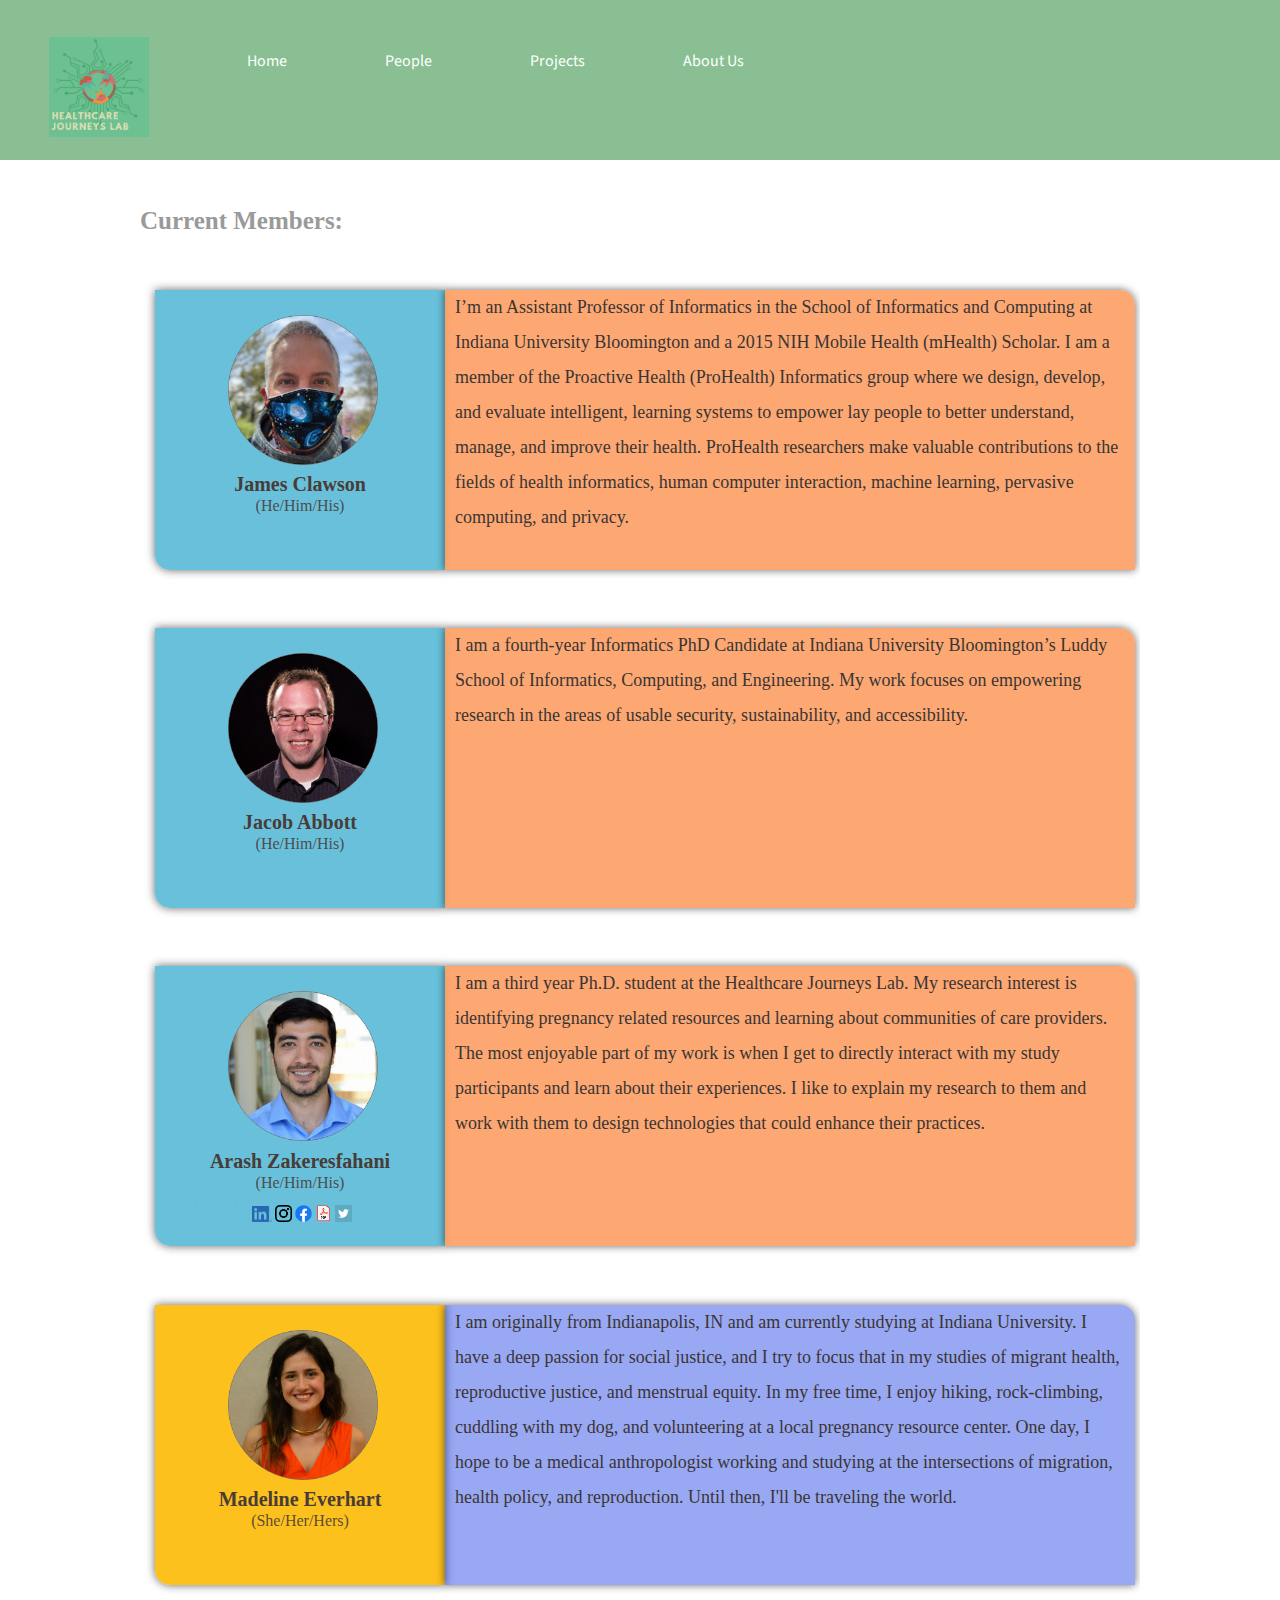
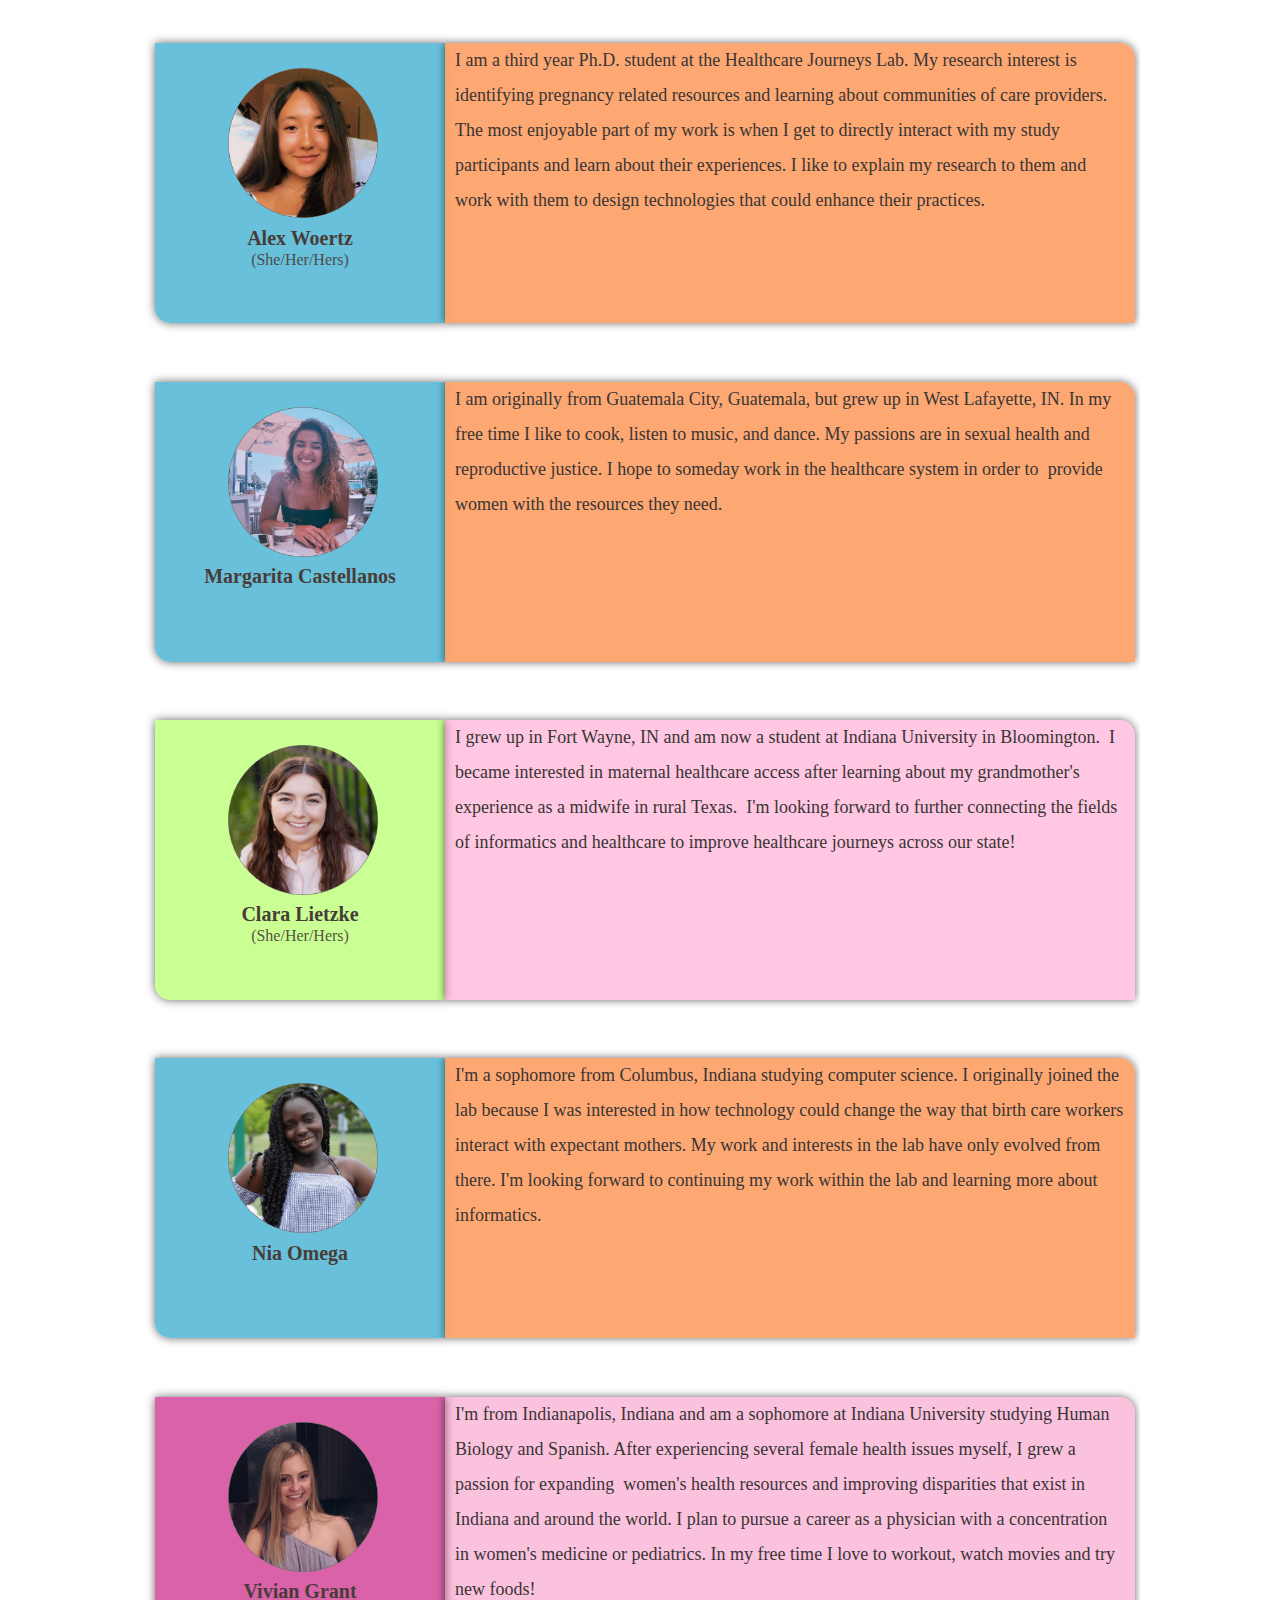
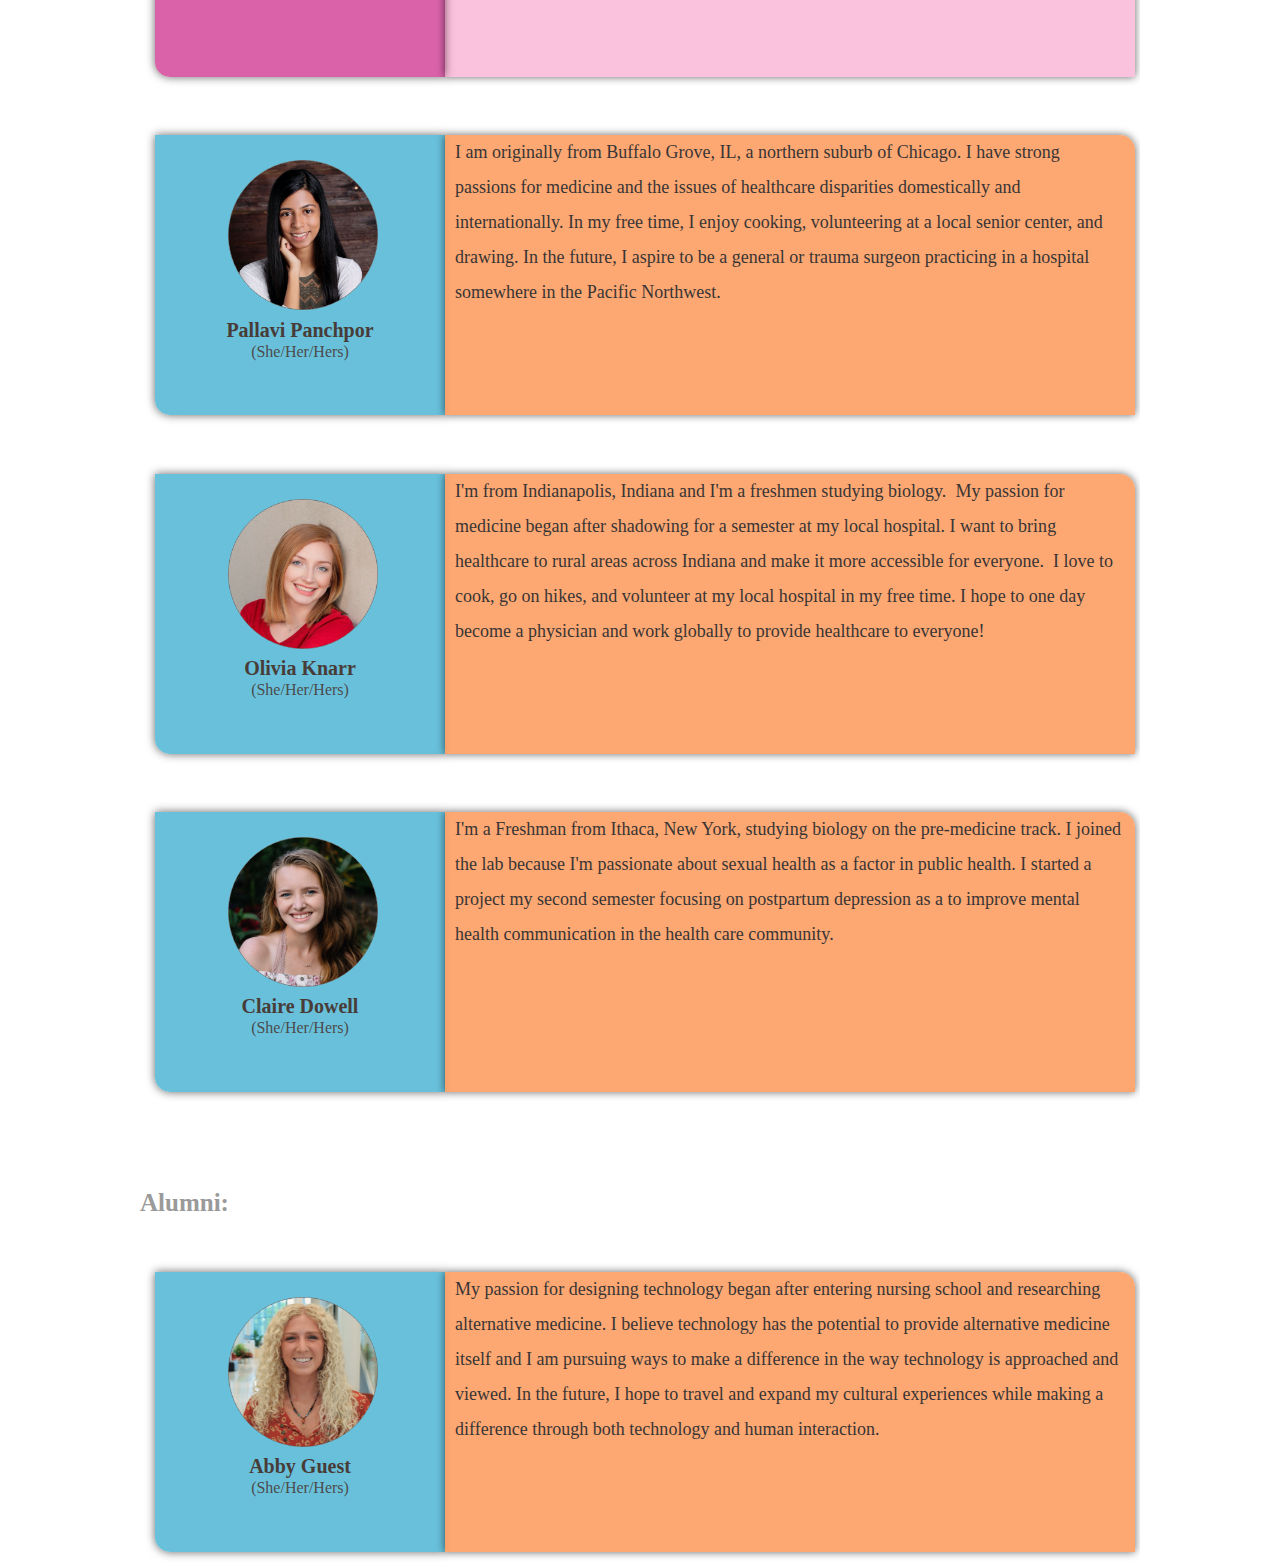
<file: public/people.html>
<!DOCTYPE html>
<html lang="en">

    <head>
        <title>Healthcare Journeys Lab</title>
        <meta charset="utf-8" />
        <meta name="viewport" content="width=device-width, initial-scale=1" />
        <link rel="stylesheet" href="assets/css/main.css" />
        <meta charset="utf-8"/>

        <meta http-equiv="X-UA-Compatible" content="IE=edge"/>
        <meta name="viewport" content="width=device-width, initial-scale=1.0">
        <link rel="stylesheet" type="text/css" id="applicationStylesheet" href="assets/css/memberCSS.css"/>
        <script id="applicationScript" type="text/javascript" src="assets/js/memberJS.js"></script>
    </head>


    <body>

        <div class="navbar">
                <a href="index.html" class="logo" style="top: 80px"> <img id="LOGO" src="images/HCJ_LOGO.png"></a>
                <a href="index.html"> Home </a>
                <a href="people.html"> People </a>
                <a href="Projects.html"> Projects </a>
                <a href="hcj2020.html"> About Us </a>
        </div>

        <main>
           <div id="Web_1920___1">


           	<section>
           		<div class="Group_Title">
           		Current Members:
           		</div>

                <div id="Group_1" >
                		<svg>
	                        <div class="Rectangle_1" style="background-color: rgba(88,185,214,0.9)">
	                        	<img  id= "Member_Photo" src="images/JC.png" srcset="images/JC.png 1x, images/JC@2x.png 2x"/>
	                        	<div id="Member_Name">James Clawson</div>
	                        	<div id="Member_Pronounce">(He/Him/His)</div>
	                        </div>

                    	</svg>
                        
                        <svg >
                        	<div class="Rectangle_2" style="background-color: rgba(253,158,99,0.9">

                        		<div id="Member_Description">I’m an Assistant Professor of Informatics in the School of Informatics and Computing at Indiana University Bloomington and a 2015 NIH Mobile Health (mHealth) Scholar. I am a member of the Proactive Health (ProHealth) Informatics group where we design, develop, and evaluate intelligent, learning systems to empower lay people to better understand, manage, and improve their health. ProHealth researchers make valuable contributions to the fields of health informatics, human computer interaction, machine learning, pervasive computing, and privacy.</div>
                        
                        	</div>

                   		</svg>    
                </div>
                <div class= "Members" id="Group_1" >
                		<svg>
	                        <div class="Rectangle_1" style="background-color: rgba(88,185,214,0.9)">
	                        	<img  id= "Member_Photo" src="images/JA.png" srcset="images/JA.png 1x, images/JA@2x.png 2x"/>
	                        	<div id="Member_Name">Jacob Abbott</div>
	                        	<div id="Member_Pronounce">(He/Him/His)</div>
	                        </div>

                    	</svg>
                        
                        <svg >
                        	<div class="Rectangle_2" style="background-color: rgba(253,158,99,0.9">

                        		<div id="Member_Description">I am a fourth-year Informatics PhD Candidate at Indiana University Bloomington’s Luddy School of Informatics, Computing, and Engineering. My work focuses on empowering research in the areas of usable security, sustainability, and accessibility.</div>
                        
                        	</div>

                   		</svg>    
                </div>


                <div class= "Members" id="Group_1" >

                		<svg>
	                        <div class="Rectangle_1" style="background-color: rgba(88,185,214,0.9)">
	                        	<img id="Member_Photo" src="images/Arash_Zakeresfahani.png" srcset="images/Arash_Zakeresfahani.png 1x, images/Arash_Zakeresfahani@2x.png 2x">
                    
	                        	<div id="Member_Name">Arash Zakeresfahani</div>
	                        	<div id="Member_Pronounce">(He/Him/His)</div>
	                        	
	                        	<div class="Social_Media">
		                        	<a href="https://www.linkedin.com/in/arash-zakeresfahani-05247017a/">
		                        	<img id= "Linkedin" src= "images/LI-In-Bug.png">
		                       	 	</a>
		                       	 	<a href="https://www.instagram.com/arashzaker/">
		                        	<img id= "Instagram" src= "images/Ins.png">
		                       	 	</a>
		                       	 	<a href="https://www.facebook.com/arash.zaker">
		                        	<img id= "Facebook" src= "images/FB.png">
		                       	 	</a>
		                       		<a href="https://drive.google.com/file/d/1Sd7V5p5xA55SbbAL2lk2Be0jnG3x7AhW/view?usp=sharing">
		                        	<img id= "PDF" src= "images/PDF.png">
		                       	 	</a>
		                       	 	</a>
		                       		<a href="https://twitter.com/ArashZaker">
		                        	<img id= "Twitter" src= "images/Twitter.png">
		                       	 	</a>
		                       	</div>


	                        </div>

                    	</svg>
                        
                        <svg >
                        	<div class="Rectangle_2" style="background-color: rgba(253,158,99,0.9">
                        		
                        		<div id="Member_Description">I am a third year Ph.D. student at the Healthcare Journeys Lab. My research interest is identifying pregnancy related resources and learning about communities of care providers. The most enjoyable part of my work is when I get to directly interact with my study participants and learn about their experiences. I like to explain my research to them and work with them to design technologies that could enhance their practices.</div>
                        
                        	</div>

                   		</svg> 
                </div>

                <div class= "Members" id="Group_1" >

                		<svg>
	                        <div class="Rectangle_1" style="background-color: rgba(252,186,3,0.9)">
	                        	<img id="Member_Photo" src="images/ME.png" srcset="images/ME.png 1x, images/ME@2x.png 2x">
	                        	<div id="Member_Name">Madeline Everhart</div>
	                        	<div id="Member_Pronounce">(She/Her/Hers)</div>

	 
	                        </div>

                    	</svg>
                        
                        <svg >
                        	<div class="Rectangle_2" style="background-color: rgba(0, 38, 224, 0.4)">
                        		
                        		<div id="Member_Description">I am originally from Indianapolis, IN and am currently studying at Indiana University. I have a deep passion for social justice, and I try to focus that in my studies of migrant health, reproductive justice, and menstrual equity. In my free time, I enjoy hiking, rock-climbing, cuddling with my dog, and volunteering at a local pregnancy resource center.  One day, I hope to be a medical anthropologist working and studying at the intersections of migration, health policy, and reproduction. Until then, I'll be traveling the world.</div>
                        
                        	</div>

                   		</svg>    
                </div>
                <div id="Group_1" >

                		<svg>
	                        <div class="Rectangle_1" style="background-color: rgba(88,185,214,0.9)">
	                        	<img id="Member_Photo" src="images/AW.png" srcset="images/AW.png 1x, images/AW@2x.png 2x">
                    
	                        	<div id="Member_Name">Alex Woertz</div>
	                        	<div id="Member_Pronounce">(She/Her/Hers)</div>
	                        </div>

                    	</svg>
                        
                        <svg >
                        	<div class="Rectangle_2" style="background-color: rgba(253,158,99,0.9">
                        		
                        		<div id="Member_Description">I am a third year Ph.D. student at the Healthcare Journeys Lab. My research interest is identifying pregnancy related resources and learning about communities of care providers. The most enjoyable part of my work is when I get to directly interact with my study participants and learn about their experiences. I like to explain my research to them and work with them to design technologies that could enhance their practices.</div>
                        
                        	</div>

                   		</svg>    
                </div>
                <div id="Group_1" >

                		<svg>
	                        <div class="Rectangle_1" style="background-color: rgba(88,185,214,0.9)">
	                        	<img id="Member_Photo" src="images/MC.png" srcset="images/MC.png 1x, images/MC@2x.png 2x">
                    
	                        	<div id="Member_Name">Margarita Castellanos</div>
	                        </div>

                    	</svg>
                        
                        <svg >
                        	<div class="Rectangle_2" style="background-color: rgba(253,158,99,0.9">
                        		
                        		<div id="Member_Description">I am originally from Guatemala City, Guatemala, but grew up in West Lafayette, IN. In my free time I like to cook, listen to music, and dance. My passions are in sexual health and reproductive justice. I hope to someday work in the healthcare system in order to  provide women with the resources they need.</div>
                        
                        	</div>

                   		</svg>    
                </div>
                <div id="Group_1" >

                		<svg>
	                        <div class="Rectangle_1" style="background-color: rgba(144,255,34,0.49)">
	                        	<img id="Member_Photo" src="images/CL.png" srcset="images/CL.png 1x, images/CL@2x.png 2x">
                    
	                        	<div id="Member_Name">Clara Lietzke</div>
	                        	<div id="Member_Pronounce">(She/Her/Hers)</div>
	                        </div>

                    	</svg>
                        
                        <svg >
                        	<div class="Rectangle_2" style="background-color: rgba(255,137,193,0.48">
                        		
                        		<div id="Member_Description">I grew up in Fort Wayne, IN and am now a student at Indiana University in Bloomington.  I became interested in maternal healthcare access after learning about my grandmother's experience as a midwife in rural Texas.  I'm looking forward to further connecting the fields of informatics and healthcare to improve healthcare journeys across our state!</div>
                        
                        	</div>

                   		</svg>    
                </div>
                <div id="Group_1" >

                		<svg>
	                        <div class="Rectangle_1" style="background-color: rgba(88,185,214,0.9)">
	                        	<img id="Member_Photo" src="images/NO.png" srcset="images/NO.png 1x, images/NO@2x.png 2x">
                    
	                        	<div id="Member_Name">Nia Omega</div>
	                        </div>

                    	</svg>
                        
                        <svg >
                        	<div class="Rectangle_2" style="background-color: rgba(253,158,99,0.9">
                        		
                        		<div id="Member_Description">I'm a sophomore from Columbus, Indiana studying computer science. I originally joined the lab because I was interested in how technology could change the way that birth care workers interact with expectant mothers. My work and interests in the lab have only evolved from there. I'm looking forward to continuing my work within the lab and learning more about informatics.</div>
                        
                        	</div>

                   		</svg>    
                </div>
                <div id="Group_1" >

                		<svg>
	                        <div class="Rectangle_1" style="background-color: rgba(200,21,127,0.67)">
	                        	<img id="Member_Photo" src="images/VG.png" srcset="images/VG.png 1x, images/VG@2x.png 2x">
                    
	                        	<div id="Member_Name">Vivian Grant</div>
	                        </div>

                    	</svg>
                        
                        <svg >
                        	<div class="Rectangle_2" style="background-color: rgba(238,18,127,0.26)">
                        		
                        		<div id="Member_Description">I'm from Indianapolis, Indiana and am a sophomore at Indiana University studying Human Biology and Spanish. After experiencing several female health issues myself, I grew a passion for expanding  women's health resources and improving disparities that exist in Indiana and around the world. I plan to pursue a career as a physician with a concentration in women's medicine or pediatrics. In my free time I love to workout, watch movies and try new foods!</div>
                        
                        	</div>

                   		</svg>    
                </div>
                <div id="Group_1" >

                		<svg>
	                        <div class="Rectangle_1" style="background-color: rgba(88,185,214,0.9)">
	                        	<img id="Member_Photo" src="images/PP.png" srcset="images/PP.png 1x, images/PP@2x.png 2x">
                    
	                        	<div id="Member_Name">Pallavi Panchpor</div>
	                        	<div id="Member_Pronounce">(She/Her/Hers)</div>
	                        </div>

                    	</svg>
                        
                        <svg >
                        	<div class="Rectangle_2" style="background-color: rgba(253,158,99,0.9">
                        		
                        		<div id="Member_Description">I am originally from Buffalo Grove, IL, a northern suburb of Chicago. I have strong passions for medicine and the issues of healthcare disparities domestically and internationally. In my free time, I enjoy cooking, volunteering at a local senior center, and drawing. In the future, I aspire to be a general or trauma surgeon practicing in a hospital somewhere in the Pacific Northwest.</div>
                        
                        	</div>

                   		</svg>    
                </div>
                <div id="Group_1" >

                		<svg>
	                        <div class="Rectangle_1" style="background-color: rgba(88,185,214,0.9)">
	                        	<img id="Member_Photo" src="images/OK.png" srcset="images/OK.png 1x, images/OK@2x.png 2x">
                    
	                        	<div id="Member_Name">Olivia Knarr</div>
	                        	<div id="Member_Pronounce">(She/Her/Hers)</div>
	                        </div>

                    	</svg>
                        
                        <svg >
                        	<div class="Rectangle_2" style="background-color: rgba(253,158,99,0.9">
                        		
                        		<div id="Member_Description">I'm from Indianapolis, Indiana and I'm a freshmen studying biology.  My passion for medicine began after shadowing for a semester at my local hospital. I want to bring healthcare to rural areas across Indiana and make it more accessible for everyone.  I love to cook, go on hikes, and volunteer at my local hospital in my free time. I hope to one day become a physician and work globally to provide healthcare to everyone! </div>
                        
                        	</div>

                   		</svg>    
                </div>
                <div id="Group_1" >

                		<svg>
	                        <div class="Rectangle_1" style="background-color: rgba(88,185,214,0.9)">
	                        	<img id="Member_Photo" src="images/CD.png" srcset="images/CD.png 1x, images/CD@2x.png 2x">
                    
	                        	<div id="Member_Name">Claire Dowell</div>
	                        	<div id="Member_Pronounce">(She/Her/Hers)</div>
	                        </div>

                    	</svg>
                        
                        <svg >
                        	<div class="Rectangle_2" style="background-color: rgba(253,158,99,0.9">
                        		
                        		<div id="Member_Description">I'm a Freshman from Ithaca, New York, studying biology on the pre-medicine track. I joined the lab because I'm passionate about sexual health as a factor in public health. I started a project my second semester focusing on postpartum depression as a to improve mental health communication in the health care community.</div>
                        
                        	</div>

                   		</svg>    
                </div>
               
                </section>

                <section>

                <div class="Group_Title" id="Alumni">
           		Alumni:
           		</div>

                <div id="Group_1" >

                		<svg>
	                        <div class="Rectangle_1" style="background-color: rgba(88,185,214,0.9)">
	                        	<img id="Member_Photo" src="images/AG.png" srcset="images/AG.png 1x, images/AG@2x.png 2x">
                    
	                        	<div id="Member_Name">Abby Guest</div>
	                        	<div id="Member_Pronounce">(She/Her/Hers)</div>
	                        </div>

                    	</svg>
                        
                        <svg >
                        	<div class="Rectangle_2" style="background-color: rgba(253,158,99,0.9">
                        		
                        		<div id="Member_Description">My passion for designing technology began after entering nursing school and researching alternative medicine. I believe technology has the potential to provide alternative medicine itself and I am pursuing ways to make a difference in the way technology is approached and viewed. In the future, I hope to travel and expand my cultural experiences while making a difference through both technology and human interaction.</div>
                        
                        	</div>

                   		</svg>    
                </div>
                </section>

            </div>

        </main>
    </body>
    </html>
</file>
<file: public/assets/css/memberCSS.css>
.mediaViewInfo {
	--web-view-name: Web 1920 – 1;
	--web-view-id: Web_1920___1;
	--web-scale-on-resize: true;
	--web-scale-on-double-click: true;
	--web-show-scale-controls: true;
	--web-actual-size-on-double-click: true;
	--web-center-horizontally: true;
	--web-enable-deep-linking: true;
}
:root {
	--web-view-ids: Web_1920___1;
}

#Web_1920___1 {
	position: absolute;
	transform: translateX(-10%);
	width: auto;
	height: auto;
	max-height: auto;
	background-color: rgba(255,255,255,1);
	--web-view-name: Web 1920 – 1;
	--web-view-id: Web_1920___1;
	--web-scale-on-resize: true;
	--web-scale-on-double-click: true;
	--web-show-scale-controls: true;
	--web-actual-size-on-double-click: true;
	--web-center-horizontally: true;
	--web-enable-deep-linking: true;
	margin-bottom: 200px;
}

.Group_Title {
	padding-top: 40px;
	font-family: American Typewriter;
	font-style: normal;
	font-weight: bold;
	font-size: 25px;
	margin-bottom: -100px;
}

.Group_Title#Alumni {

	padding-top: 180px;
}

#Group_1 {
	width: 1000px;
	height: auto;
	overflow: hidden;
	position: relative;
	margin-bottom: -100px;
}

.Members{
	position: static;
	z-index: auto;
}



.Rectangle_1 {
	position: absolute;
	background-color: rgba(88,185,214,0.9);
	width: 290px; 
	height: 280px;
	left: 15px;
	bottom: 10px;
	float:left;
	overflow: visible;
	box-shadow:  0 0 10px rgba(0,0,0,0.6);
    -moz-box-shadow: 0 0 10px  3px rgba(0,0,0,0.6);
    -webkit-box-shadow: 0 0 10px rgba(0,0,0,0.6);
    -o-box-shadow: 0 0 10px 5px rgba(0,0,0,0.6);
	border-bottom-left-radius: 15px;
}

.Rectangle_2 {
	position: relative;
	width: 690px; 
	height: 280px;
	bottom: 10px;
	right: 5px;
	float: right;
	background-color: rgba(253,158,99,0.9);
	overflow: visible;
	box-shadow:  0 0 8px rgba(0,0,0,0.6);
    -moz-box-shadow: 0 0 8px  3px rgba(0,0,0,0.6);
    -webkit-box-shadow: 0 0 8px rgba(0,0,0,0.6);
    -o-box-shadow: 0 0 10px 8px rgba(0,0,0,0.6);
	border-top-right-radius: 15px;

}


#Member_Photo {
	position: relative;
	width: 150px;
	height: 150px;
	top: 25px;
	left: 72.5px;
	overflow: hidden;
}

#Member_Name {
	top: 20px;
	position: relative;
	width: 290px;
	white-space: nowrap;
	text-align: center;
	font-family: Times New Roman;
	font-style: normal;
	font-weight: bold;
	font-size: 20px;
	color: rgba(72,60,56,1);
}

#Member_Description {
	position: relative;
	overflow: hidden;
	width: 670px;
	height: 290px;
	left: 10px;	
	line-height: 35px;
	text-align: left;
	font-family: American Typewriter;
	font-style: normal;
	font-weight: normal;
	font-size: 18px;
	color: rgba(57,53,53,1);
	letter-spacing: 0.01px;
	margin-bottom: 40px;
}

#Member_Pronounce {
	top: 12px;
	position: relative;
	width: 290px;
	white-space: nowrap;
	text-align: center;
	font-family: Times New Roman;
	font-style: normal;
	font-weight: normal;
	font-size: 16px;
	color: rgba(72,60,56,0.9);
}

#Social_Media {
	position: relative;
	width: 80px;
	height: 60px;
	left: 90px;
}

#Linkedin {
	position: relative;
	width: 20px;
	height: 16px;
	top: 20px;
	left: 97px;
	overflow: visible;
	z-index: 1;
}
#Instagram {
	position: relative;
	width: 17px;
	height: 17px;
	top: 20px;
	left: 97px;
	overflow: visible;
	z-index: 1;
}

#Facebook{
	position: relative;
	width: 17px;
	height: 17px;
	top: 20px;
	left: 97px;
	overflow: visible;
	z-index: 1;
}

#PDF {
	position: relative;
	width: 17px;
	height: 17px;
	top: 20px;
	left: 97px;
	overflow: visible;
	z-index: 1;
}

#Twitter {
	position: relative;
	width: 17px;
	height: 17px;
	top: 20px;
	left: 97px;
	overflow: visible;
	z-index: 1;
}
</file>
<file: public/assets/css/main.css>
@charset "UTF-8";
@import url(font-awesome.min.css);
@import "https://fonts.googleapis.com/css?family=Source+Sans+Pro:300,400,600";

/*
	Projection by TEMPLATED
	templated.co @templatedco
	Released for free under the Creative Commons Attribution 3.0 license (templated.co/license)
*/

/* Reset */

	html, body, div, span, applet, object, iframe, h1, h2, h3, h4, h5, h6, p, blockquote, pre, a, abbr, acronym, address, big, cite, code, del, dfn, em, img, ins, kbd, q, s, samp, small, strike, strong, sub, sup, tt, var, b, u, i, center, dl, dt, dd, ol, ul, li, fieldset, form, label, legend, table, caption, tbody, tfoot, thead, tr, th, td, article, aside, canvas, details, embed, figure, figcaption, footer, header, hgroup, menu, nav, output, ruby, section, summary, time, mark, audio, video {
		margin: 0;
		padding: 0;
		border: 0;
		font-size: 100%;
		font: inherit;
		vertical-align: baseline;
	}

	article, aside, details, figcaption, figure, footer, header, hgroup, menu, nav, section {
		display: block;
	}

	body {
		line-height: 1;
	}

	ol, ul {
		list-style: none;
	}

	blockquote, q {
		quotes: none;
	}

	blockquote:before, blockquote:after, q:before, q:after {
		content: '';
		content: none;
	}

	table {
		border-collapse: collapse;
		border-spacing: 0;
	}

	body {
		-webkit-text-size-adjust: none;
	}

/* Box Model */

	*, *:before, *:after {
		-moz-box-sizing: border-box;
		-webkit-box-sizing: border-box;
		box-sizing: border-box;
	}

/* Containers */

	.container {
		margin-left: auto;
		margin-right: auto;
	}

	.container.\31 25\25 {
		width: 100%;
		max-width: 100em;
		min-width: 80em;
	}

	.container.\37 5\25 {
		width: 60em;
	}

	.container.\35 0\25 {
		width: 40em;
	}

	.container.\32 5\25 {
		width: 20em;
	}

	.container {
		width: 80em;
	}

	@media screen and (max-width: 1680px) {

		.container.\31 25\25 {
			width: 100%;
			max-width: 100em;
			min-width: 80em;
		}

		.container.\37 5\25 {
			width: 60em;
		}

		.container.\35 0\25 {
			width: 40em;
		}

		.container.\32 5\25 {
			width: 20em;
		}

		.container {
			width: 80em;
		}

	}

	@media screen and (max-width: 1280px) {

		.container.\31 25\25 {
			width: 100%;
			max-width: 81.25em;
			min-width: 65em;
		}

		.container.\37 5\25 {
			width: 48.75em;
		}

		.container.\35 0\25 {
			width: 32.5em;
		}

		.container.\32 5\25 {
			width: 16.25em;
		}

		.container {
			width: 65em;
		}

	}

	@media screen and (max-width: 980px) {

		.container.\31 25\25 {
			width: 100%;
			max-width: 112.5%;
			min-width: 90%;
		}

		.container.\37 5\25 {
			width: 67.5%;
		}

		.container.\35 0\25 {
			width: 45%;
		}

		.container.\32 5\25 {
			width: 22.5%;
		}

		.container {
			width: 90%;
		}

	}

	@media screen and (max-width: 736px) {

		.container.\31 25\25 {
			width: 100%;
			max-width: 112.5%;
			min-width: 90%;
		}

		.container.\37 5\25 {
			width: 67.5%;
		}

		.container.\35 0\25 {
			width: 45%;
		}

		.container.\32 5\25 {
			width: 22.5%;
		}

		.container {
			width: 90% !important;
		}

	}

	@media screen and (max-width: 480px) {

		.container.\31 25\25 {
			width: 100%;
			max-width: 112.5%;
			min-width: 90%;
		}

		.container.\37 5\25 {
			width: 67.5%;
		}

		.container.\35 0\25 {
			width: 45%;
		}

		.container.\32 5\25 {
			width: 22.5%;
		}

		.container {
			width: 90% !important;
		}

	}

/* Grid */

	.row {
		border-bottom: solid 1px transparent;
		-moz-box-sizing: border-box;
		-webkit-box-sizing: border-box;
		box-sizing: border-box;
	}

	.row > * {
		float: left;
		-moz-box-sizing: border-box;
		-webkit-box-sizing: border-box;
		box-sizing: border-box;
	}

	.row:after, .row:before {
		content: '';
		display: block;
		clear: both;
		height: 0;
	}

	.row.uniform > * > :first-child {
		margin-top: 0;
	}

	.row.uniform > * > :last-child {
		margin-bottom: 0;
	}

	.row.\30 \25 > * {
		padding: 0 0 0 0em;
	}

	.row.\30 \25 {
		margin: 0 0 -1px 0em;
	}

	.row.uniform.\30 \25 > * {
		padding: 0em 0 0 0em;
	}

	.row.uniform.\30 \25 {
		margin: 0em 0 -1px 0em;
	}

	.row > * {
		padding: 0 0 0 2em;
	}

	.row {
		margin: 0 0 -1px -2em;
	}

	.row.uniform > * {
		padding: 2em 0 0 2em;
	}

	.row.uniform {
		margin: -2em 0 -1px -2em;
	}

	.row.\32 00\25 > * {
		padding: 0 0 0 4em;
	}

	.row.\32 00\25 {
		margin: 0 0 -1px -4em;
	}

	.row.uniform.\32 00\25 > * {
		padding: 4em 0 0 4em;
	}

	.row.uniform.\32 00\25 {
		margin: -4em 0 -1px -4em;
	}

	.row.\31 50\25 > * {
		padding: 0 0 0 3em;
	}

	.row.\31 50\25 {
		margin: 0 0 -1px -3em;
	}

	.row.uniform.\31 50\25 > * {
		padding: 3em 0 0 3em;
	}

	.row.uniform.\31 50\25 {
		margin: -3em 0 -1px -3em;
	}

	.row.\35 0\25 > * {
		padding: 0 0 0 1em;
	}

	.row.\35 0\25 {
		margin: 0 0 -1px -1em;
	}

	.row.uniform.\35 0\25 > * {
		padding: 1em 0 0 1em;
	}

	.row.uniform.\35 0\25 {
		margin: -1em 0 -1px -1em;
	}

	.row.\32 5\25 > * {
		padding: 0 0 0 0.5em;
	}

	.row.\32 5\25 {
		margin: 0 0 -1px -0.5em;
	}

	.row.uniform.\32 5\25 > * {
		padding: 0.5em 0 0 0.5em;
	}

	.row.uniform.\32 5\25 {
		margin: -0.5em 0 -1px -0.5em;
	}

	.\31 2u, .\31 2u\24 {
		width: 100%;
		clear: none;
		margin-left: 0;
	}

	.\31 1u, .\31 1u\24 {
		width: 91.6666666667%;
		clear: none;
		margin-left: 0;
	}

	.\31 0u, .\31 0u\24 {
		width: 83.3333333333%;
		clear: none;
		margin-left: 0;
	}

	.\39 u, .\39 u\24 {
		width: 75%;
		clear: none;
		margin-left: 0;
	}

	.\38 u, .\38 u\24 {
		width: 66.6666666667%;
		clear: none;
		margin-left: 0;
	}

	.\37 u, .\37 u\24 {
		width: 58.3333333333%;
		clear: none;
		margin-left: 0;
	}

	.\36 u, .\36 u\24 {
		width: 50%;
		clear: none;
		margin-left: 0;
	}

	.\35 u, .\35 u\24 {
		width: 41.6666666667%;
		clear: none;
		margin-left: 0;
	}

	.\34 u, .\34 u\24 {
		width: 33.3333333333%;
		clear: none;
		margin-left: 0;
	}

	.\33 u, .\33 u\24 {
		width: 25%;
		clear: none;
		margin-left: 0;
	}

	.\32 u, .\32 u\24 {
		width: 16.6666666667%;
		clear: none;
		margin-left: 0;
	}

	.\31 u, .\31 u\24 {
		width: 8.3333333333%;
		clear: none;
		margin-left: 0;
	}

	.\31 2u\24 + *,
	.\31 1u\24 + *,
	.\31 0u\24 + *,
	.\39 u\24 + *,
	.\38 u\24 + *,
	.\37 u\24 + *,
	.\36 u\24 + *,
	.\35 u\24 + *,
	.\34 u\24 + *,
	.\33 u\24 + *,
	.\32 u\24 + *,
	.\31 u\24 + * {
		clear: left;
	}

	.\-11u {
		margin-left: 91.66667%;
	}

	.\-10u {
		margin-left: 83.33333%;
	}

	.\-9u {
		margin-left: 75%;
	}

	.\-8u {
		margin-left: 66.66667%;
	}

	.\-7u {
		margin-left: 58.33333%;
	}

	.\-6u {
		margin-left: 50%;
	}

	.\-5u {
		margin-left: 41.66667%;
	}

	.\-4u {
		margin-left: 33.33333%;
	}

	.\-3u {
		margin-left: 25%;
	}

	.\-2u {
		margin-left: 16.66667%;
	}

	.\-1u {
		margin-left: 8.33333%;
	}

	@media screen and (max-width: 1680px) {

		.row > * {
			padding: 0 0 0 2em;
		}

		.row {
			margin: 0 0 -1px -2em;
		}

		.row.uniform > * {
			padding: 2em 0 0 2em;
		}

		.row.uniform {
			margin: -2em 0 -1px -2em;
		}

		.row.\32 00\25 > * {
			padding: 0 0 0 4em;
		}

		.row.\32 00\25 {
			margin: 0 0 -1px -4em;
		}

		.row.uniform.\32 00\25 > * {
			padding: 4em 0 0 4em;
		}

		.row.uniform.\32 00\25 {
			margin: -4em 0 -1px -4em;
		}

		.row.\31 50\25 > * {
			padding: 0 0 0 3em;
		}

		.row.\31 50\25 {
			margin: 0 0 -1px -3em;
		}

		.row.uniform.\31 50\25 > * {
			padding: 3em 0 0 3em;
		}

		.row.uniform.\31 50\25 {
			margin: -3em 0 -1px -3em;
		}

		.row.\35 0\25 > * {
			padding: 0 0 0 1em;
		}

		.row.\35 0\25 {
			margin: 0 0 -1px -1em;
		}

		.row.uniform.\35 0\25 > * {
			padding: 1em 0 0 1em;
		}

		.row.uniform.\35 0\25 {
			margin: -1em 0 -1px -1em;
		}

		.row.\32 5\25 > * {
			padding: 0 0 0 0.5em;
		}

		.row.\32 5\25 {
			margin: 0 0 -1px -0.5em;
		}

		.row.uniform.\32 5\25 > * {
			padding: 0.5em 0 0 0.5em;
		}

		.row.uniform.\32 5\25 {
			margin: -0.5em 0 -1px -0.5em;
		}

		.\31 2u\28xlarge\29, .\31 2u\24\28xlarge\29 {
			width: 100%;
			clear: none;
			margin-left: 0;
		}

		.\31 1u\28xlarge\29, .\31 1u\24\28xlarge\29 {
			width: 91.6666666667%;
			clear: none;
			margin-left: 0;
		}

		.\31 0u\28xlarge\29, .\31 0u\24\28xlarge\29 {
			width: 83.3333333333%;
			clear: none;
			margin-left: 0;
		}

		.\39 u\28xlarge\29, .\39 u\24\28xlarge\29 {
			width: 75%;
			clear: none;
			margin-left: 0;
		}

		.\38 u\28xlarge\29, .\38 u\24\28xlarge\29 {
			width: 66.6666666667%;
			clear: none;
			margin-left: 0;
		}

		.\37 u\28xlarge\29, .\37 u\24\28xlarge\29 {
			width: 58.3333333333%;
			clear: none;
			margin-left: 0;
		}

		.\36 u\28xlarge\29, .\36 u\24\28xlarge\29 {
			width: 50%;
			clear: none;
			margin-left: 0;
		}

		.\35 u\28xlarge\29, .\35 u\24\28xlarge\29 {
			width: 41.6666666667%;
			clear: none;
			margin-left: 0;
		}

		.\34 u\28xlarge\29, .\34 u\24\28xlarge\29 {
			width: 33.3333333333%;
			clear: none;
			margin-left: 0;
		}

		.\33 u\28xlarge\29, .\33 u\24\28xlarge\29 {
			width: 25%;
			clear: none;
			margin-left: 0;
		}

		.\32 u\28xlarge\29, .\32 u\24\28xlarge\29 {
			width: 16.6666666667%;
			clear: none;
			margin-left: 0;
		}

		.\31 u\28xlarge\29, .\31 u\24\28xlarge\29 {
			width: 8.3333333333%;
			clear: none;
			margin-left: 0;
		}

		.\31 2u\24\28xlarge\29 + *,
		.\31 1u\24\28xlarge\29 + *,
		.\31 0u\24\28xlarge\29 + *,
		.\39 u\24\28xlarge\29 + *,
		.\38 u\24\28xlarge\29 + *,
		.\37 u\24\28xlarge\29 + *,
		.\36 u\24\28xlarge\29 + *,
		.\35 u\24\28xlarge\29 + *,
		.\34 u\24\28xlarge\29 + *,
		.\33 u\24\28xlarge\29 + *,
		.\32 u\24\28xlarge\29 + *,
		.\31 u\24\28xlarge\29 + * {
			clear: left;
		}

		.\-11u\28xlarge\29 {
			margin-left: 91.66667%;
		}

		.\-10u\28xlarge\29 {
			margin-left: 83.33333%;
		}

		.\-9u\28xlarge\29 {
			margin-left: 75%;
		}

		.\-8u\28xlarge\29 {
			margin-left: 66.66667%;
		}

		.\-7u\28xlarge\29 {
			margin-left: 58.33333%;
		}

		.\-6u\28xlarge\29 {
			margin-left: 50%;
		}

		.\-5u\28xlarge\29 {
			margin-left: 41.66667%;
		}

		.\-4u\28xlarge\29 {
			margin-left: 33.33333%;
		}

		.\-3u\28xlarge\29 {
			margin-left: 25%;
		}

		.\-2u\28xlarge\29 {
			margin-left: 16.66667%;
		}

		.\-1u\28xlarge\29 {
			margin-left: 8.33333%;
		}

	}

	@media screen and (max-width: 1280px) {

		.row > * {
			padding: 0 0 0 1.5em;
		}

		.row {
			margin: 0 0 -1px -1.5em;
		}

		.row.uniform > * {
			padding: 1.5em 0 0 1.5em;
		}

		.row.uniform {
			margin: -1.5em 0 -1px -1.5em;
		}

		.row.\32 00\25 > * {
			padding: 0 0 0 3em;
		}

		.row.\32 00\25 {
			margin: 0 0 -1px -3em;
		}

		.row.uniform.\32 00\25 > * {
			padding: 3em 0 0 3em;
		}

		.row.uniform.\32 00\25 {
			margin: -3em 0 -1px -3em;
		}

		.row.\31 50\25 > * {
			padding: 0 0 0 2.25em;
		}

		.row.\31 50\25 {
			margin: 0 0 -1px -2.25em;
		}

		.row.uniform.\31 50\25 > * {
			padding: 2.25em 0 0 2.25em;
		}

		.row.uniform.\31 50\25 {
			margin: -2.25em 0 -1px -2.25em;
		}

		.row.\35 0\25 > * {
			padding: 0 0 0 0.75em;
		}

		.row.\35 0\25 {
			margin: 0 0 -1px -0.75em;
		}

		.row.uniform.\35 0\25 > * {
			padding: 0.75em 0 0 0.75em;
		}

		.row.uniform.\35 0\25 {
			margin: -0.75em 0 -1px -0.75em;
		}

		.row.\32 5\25 > * {
			padding: 0 0 0 0.375em;
		}

		.row.\32 5\25 {
			margin: 0 0 -1px -0.375em;
		}

		.row.uniform.\32 5\25 > * {
			padding: 0.375em 0 0 0.375em;
		}

		.row.uniform.\32 5\25 {
			margin: -0.375em 0 -1px -0.375em;
		}

		.\31 2u\28large\29, .\31 2u\24\28large\29 {
			width: 100%;
			clear: none;
			margin-left: 0;
		}

		.\31 1u\28large\29, .\31 1u\24\28large\29 {
			width: 91.6666666667%;
			clear: none;
			margin-left: 0;
		}

		.\31 0u\28large\29, .\31 0u\24\28large\29 {
			width: 83.3333333333%;
			clear: none;
			margin-left: 0;
		}

		.\39 u\28large\29, .\39 u\24\28large\29 {
			width: 75%;
			clear: none;
			margin-left: 0;
		}

		.\38 u\28large\29, .\38 u\24\28large\29 {
			width: 66.6666666667%;
			clear: none;
			margin-left: 0;
		}

		.\37 u\28large\29, .\37 u\24\28large\29 {
			width: 58.3333333333%;
			clear: none;
			margin-left: 0;
		}

		.\36 u\28large\29, .\36 u\24\28large\29 {
			width: 50%;
			clear: none;
			margin-left: 0;
		}

		.\35 u\28large\29, .\35 u\24\28large\29 {
			width: 41.6666666667%;
			clear: none;
			margin-left: 0;
		}

		.\34 u\28large\29, .\34 u\24\28large\29 {
			width: 33.3333333333%;
			clear: none;
			margin-left: 0;
		}

		.\33 u\28large\29, .\33 u\24\28large\29 {
			width: 25%;
			clear: none;
			margin-left: 0;
		}

		.\32 u\28large\29, .\32 u\24\28large\29 {
			width: 16.6666666667%;
			clear: none;
			margin-left: 0;
		}

		.\31 u\28large\29, .\31 u\24\28large\29 {
			width: 8.3333333333%;
			clear: none;
			margin-left: 0;
		}

		.\31 2u\24\28large\29 + *,
		.\31 1u\24\28large\29 + *,
		.\31 0u\24\28large\29 + *,
		.\39 u\24\28large\29 + *,
		.\38 u\24\28large\29 + *,
		.\37 u\24\28large\29 + *,
		.\36 u\24\28large\29 + *,
		.\35 u\24\28large\29 + *,
		.\34 u\24\28large\29 + *,
		.\33 u\24\28large\29 + *,
		.\32 u\24\28large\29 + *,
		.\31 u\24\28large\29 + * {
			clear: left;
		}

		.\-11u\28large\29 {
			margin-left: 91.66667%;
		}

		.\-10u\28large\29 {
			margin-left: 83.33333%;
		}

		.\-9u\28large\29 {
			margin-left: 75%;
		}

		.\-8u\28large\29 {
			margin-left: 66.66667%;
		}

		.\-7u\28large\29 {
			margin-left: 58.33333%;
		}

		.\-6u\28large\29 {
			margin-left: 50%;
		}

		.\-5u\28large\29 {
			margin-left: 41.66667%;
		}

		.\-4u\28large\29 {
			margin-left: 33.33333%;
		}

		.\-3u\28large\29 {
			margin-left: 25%;
		}

		.\-2u\28large\29 {
			margin-left: 16.66667%;
		}

		.\-1u\28large\29 {
			margin-left: 8.33333%;
		}

	}

	@media screen and (max-width: 980px) {

		.row > * {
			padding: 0 0 0 1.5em;
		}

		.row {
			margin: 0 0 -1px -1.5em;
		}

		.row.uniform > * {
			padding: 1.5em 0 0 1.5em;
		}

		.row.uniform {
			margin: -1.5em 0 -1px -1.5em;
		}

		.row.\32 00\25 > * {
			padding: 0 0 0 3em;
		}

		.row.\32 00\25 {
			margin: 0 0 -1px -3em;
		}

		.row.uniform.\32 00\25 > * {
			padding: 3em 0 0 3em;
		}

		.row.uniform.\32 00\25 {
			margin: -3em 0 -1px -3em;
		}

		.row.\31 50\25 > * {
			padding: 0 0 0 2.25em;
		}

		.row.\31 50\25 {
			margin: 0 0 -1px -2.25em;
		}

		.row.uniform.\31 50\25 > * {
			padding: 2.25em 0 0 2.25em;
		}

		.row.uniform.\31 50\25 {
			margin: -2.25em 0 -1px -2.25em;
		}

		.row.\35 0\25 > * {
			padding: 0 0 0 0.75em;
		}

		.row.\35 0\25 {
			margin: 0 0 -1px -0.75em;
		}

		.row.uniform.\35 0\25 > * {
			padding: 0.75em 0 0 0.75em;
		}

		.row.uniform.\35 0\25 {
			margin: -0.75em 0 -1px -0.75em;
		}

		.row.\32 5\25 > * {
			padding: 0 0 0 0.375em;
		}

		.row.\32 5\25 {
			margin: 0 0 -1px -0.375em;
		}

		.row.uniform.\32 5\25 > * {
			padding: 0.375em 0 0 0.375em;
		}

		.row.uniform.\32 5\25 {
			margin: -0.375em 0 -1px -0.375em;
		}

		.\31 2u\28medium\29, .\31 2u\24\28medium\29 {
			width: 100%;
			clear: none;
			margin-left: 0;
		}

		.\31 1u\28medium\29, .\31 1u\24\28medium\29 {
			width: 91.6666666667%;
			clear: none;
			margin-left: 0;
		}

		.\31 0u\28medium\29, .\31 0u\24\28medium\29 {
			width: 83.3333333333%;
			clear: none;
			margin-left: 0;
		}

		.\39 u\28medium\29, .\39 u\24\28medium\29 {
			width: 75%;
			clear: none;
			margin-left: 0;
		}

		.\38 u\28medium\29, .\38 u\24\28medium\29 {
			width: 66.6666666667%;
			clear: none;
			margin-left: 0;
		}

		.\37 u\28medium\29, .\37 u\24\28medium\29 {
			width: 58.3333333333%;
			clear: none;
			margin-left: 0;
		}

		.\36 u\28medium\29, .\36 u\24\28medium\29 {
			width: 50%;
			clear: none;
			margin-left: 0;
		}

		.\35 u\28medium\29, .\35 u\24\28medium\29 {
			width: 41.6666666667%;
			clear: none;
			margin-left: 0;
		}

		.\34 u\28medium\29, .\34 u\24\28medium\29 {
			width: 33.3333333333%;
			clear: none;
			margin-left: 0;
		}

		.\33 u\28medium\29, .\33 u\24\28medium\29 {
			width: 25%;
			clear: none;
			margin-left: 0;
		}

		.\32 u\28medium\29, .\32 u\24\28medium\29 {
			width: 16.6666666667%;
			clear: none;
			margin-left: 0;
		}

		.\31 u\28medium\29, .\31 u\24\28medium\29 {
			width: 8.3333333333%;
			clear: none;
			margin-left: 0;
		}

		.\31 2u\24\28medium\29 + *,
		.\31 1u\24\28medium\29 + *,
		.\31 0u\24\28medium\29 + *,
		.\39 u\24\28medium\29 + *,
		.\38 u\24\28medium\29 + *,
		.\37 u\24\28medium\29 + *,
		.\36 u\24\28medium\29 + *,
		.\35 u\24\28medium\29 + *,
		.\34 u\24\28medium\29 + *,
		.\33 u\24\28medium\29 + *,
		.\32 u\24\28medium\29 + *,
		.\31 u\24\28medium\29 + * {
			clear: left;
		}

		.\-11u\28medium\29 {
			margin-left: 91.66667%;
		}

		.\-10u\28medium\29 {
			margin-left: 83.33333%;
		}

		.\-9u\28medium\29 {
			margin-left: 75%;
		}

		.\-8u\28medium\29 {
			margin-left: 66.66667%;
		}

		.\-7u\28medium\29 {
			margin-left: 58.33333%;
		}

		.\-6u\28medium\29 {
			margin-left: 50%;
		}

		.\-5u\28medium\29 {
			margin-left: 41.66667%;
		}

		.\-4u\28medium\29 {
			margin-left: 33.33333%;
		}

		.\-3u\28medium\29 {
			margin-left: 25%;
		}

		.\-2u\28medium\29 {
			margin-left: 16.66667%;
		}

		.\-1u\28medium\29 {
			margin-left: 8.33333%;
		}

	}

	@media screen and (max-width: 736px) {

		.row > * {
			padding: 0 0 0 1.25em;
		}

		.row {
			margin: 0 0 -1px -1.25em;
		}

		.row.uniform > * {
			padding: 1.25em 0 0 1.25em;
		}

		.row.uniform {
			margin: -1.25em 0 -1px -1.25em;
		}

		.row.\32 00\25 > * {
			padding: 0 0 0 2.5em;
		}

		.row.\32 00\25 {
			margin: 0 0 -1px -2.5em;
		}

		.row.uniform.\32 00\25 > * {
			padding: 2.5em 0 0 2.5em;
		}

		.row.uniform.\32 00\25 {
			margin: -2.5em 0 -1px -2.5em;
		}

		.row.\31 50\25 > * {
			padding: 0 0 0 1.875em;
		}

		.row.\31 50\25 {
			margin: 0 0 -1px -1.875em;
		}

		.row.uniform.\31 50\25 > * {
			padding: 1.875em 0 0 1.875em;
		}

		.row.uniform.\31 50\25 {
			margin: -1.875em 0 -1px -1.875em;
		}

		.row.\35 0\25 > * {
			padding: 0 0 0 0.625em;
		}

		.row.\35 0\25 {
			margin: 0 0 -1px -0.625em;
		}

		.row.uniform.\35 0\25 > * {
			padding: 0.625em 0 0 0.625em;
		}

		.row.uniform.\35 0\25 {
			margin: -0.625em 0 -1px -0.625em;
		}

		.row.\32 5\25 > * {
			padding: 0 0 0 0.3125em;
		}

		.row.\32 5\25 {
			margin: 0 0 -1px -0.3125em;
		}

		.row.uniform.\32 5\25 > * {
			padding: 0.3125em 0 0 0.3125em;
		}

		.row.uniform.\32 5\25 {
			margin: -0.3125em 0 -1px -0.3125em;
		}

		.\31 2u\28small\29, .\31 2u\24\28small\29 {
			width: 100%;
			clear: none;
			margin-left: 0;
		}

		.\31 1u\28small\29, .\31 1u\24\28small\29 {
			width: 91.6666666667%;
			clear: none;
			margin-left: 0;
		}

		.\31 0u\28small\29, .\31 0u\24\28small\29 {
			width: 83.3333333333%;
			clear: none;
			margin-left: 0;
		}

		.\39 u\28small\29, .\39 u\24\28small\29 {
			width: 75%;
			clear: none;
			margin-left: 0;
		}

		.\38 u\28small\29, .\38 u\24\28small\29 {
			width: 66.6666666667%;
			clear: none;
			margin-left: 0;
		}

		.\37 u\28small\29, .\37 u\24\28small\29 {
			width: 58.3333333333%;
			clear: none;
			margin-left: 0;
		}

		.\36 u\28small\29, .\36 u\24\28small\29 {
			width: 50%;
			clear: none;
			margin-left: 0;
		}

		.\35 u\28small\29, .\35 u\24\28small\29 {
			width: 41.6666666667%;
			clear: none;
			margin-left: 0;
		}

		.\34 u\28small\29, .\34 u\24\28small\29 {
			width: 33.3333333333%;
			clear: none;
			margin-left: 0;
		}

		.\33 u\28small\29, .\33 u\24\28small\29 {
			width: 25%;
			clear: none;
			margin-left: 0;
		}

		.\32 u\28small\29, .\32 u\24\28small\29 {
			width: 16.6666666667%;
			clear: none;
			margin-left: 0;
		}

		.\31 u\28small\29, .\31 u\24\28small\29 {
			width: 8.3333333333%;
			clear: none;
			margin-left: 0;
		}

		.\31 2u\24\28small\29 + *,
		.\31 1u\24\28small\29 + *,
		.\31 0u\24\28small\29 + *,
		.\39 u\24\28small\29 + *,
		.\38 u\24\28small\29 + *,
		.\37 u\24\28small\29 + *,
		.\36 u\24\28small\29 + *,
		.\35 u\24\28small\29 + *,
		.\34 u\24\28small\29 + *,
		.\33 u\24\28small\29 + *,
		.\32 u\24\28small\29 + *,
		.\31 u\24\28small\29 + * {
			clear: left;
		}

		.\-11u\28small\29 {
			margin-left: 91.66667%;
		}

		.\-10u\28small\29 {
			margin-left: 83.33333%;
		}

		.\-9u\28small\29 {
			margin-left: 75%;
		}

		.\-8u\28small\29 {
			margin-left: 66.66667%;
		}

		.\-7u\28small\29 {
			margin-left: 58.33333%;
		}

		.\-6u\28small\29 {
			margin-left: 50%;
		}

		.\-5u\28small\29 {
			margin-left: 41.66667%;
		}

		.\-4u\28small\29 {
			margin-left: 33.33333%;
		}

		.\-3u\28small\29 {
			margin-left: 25%;
		}

		.\-2u\28small\29 {
			margin-left: 16.66667%;
		}

		.\-1u\28small\29 {
			margin-left: 8.33333%;
		}

	}

	@media screen and (max-width: 480px) {

		.row > * {
			padding: 0 0 0 1.25em;
		}

		.row {
			margin: 0 0 -1px -1.25em;
		}

		.row.uniform > * {
			padding: 1.25em 0 0 1.25em;
		}

		.row.uniform {
			margin: -1.25em 0 -1px -1.25em;
		}

		.row.\32 00\25 > * {
			padding: 0 0 0 2.5em;
		}

		.row.\32 00\25 {
			margin: 0 0 -1px -2.5em;
		}

		.row.uniform.\32 00\25 > * {
			padding: 2.5em 0 0 2.5em;
		}

		.row.uniform.\32 00\25 {
			margin: -2.5em 0 -1px -2.5em;
		}

		.row.\31 50\25 > * {
			padding: 0 0 0 1.875em;
		}

		.row.\31 50\25 {
			margin: 0 0 -1px -1.875em;
		}

		.row.uniform.\31 50\25 > * {
			padding: 1.875em 0 0 1.875em;
		}

		.row.uniform.\31 50\25 {
			margin: -1.875em 0 -1px -1.875em;
		}

		.row.\35 0\25 > * {
			padding: 0 0 0 0.625em;
		}

		.row.\35 0\25 {
			margin: 0 0 -1px -0.625em;
		}

		.row.uniform.\35 0\25 > * {
			padding: 0.625em 0 0 0.625em;
		}

		.row.uniform.\35 0\25 {
			margin: -0.625em 0 -1px -0.625em;
		}

		.row.\32 5\25 > * {
			padding: 0 0 0 0.3125em;
		}

		.row.\32 5\25 {
			margin: 0 0 -1px -0.3125em;
		}

		.row.uniform.\32 5\25 > * {
			padding: 0.3125em 0 0 0.3125em;
		}

		.row.uniform.\32 5\25 {
			margin: -0.3125em 0 -1px -0.3125em;
		}

		.\31 2u\28xsmall\29, .\31 2u\24\28xsmall\29 {
			width: 100%;
			clear: none;
			margin-left: 0;
		}

		.\31 1u\28xsmall\29, .\31 1u\24\28xsmall\29 {
			width: 91.6666666667%;
			clear: none;
			margin-left: 0;
		}

		.\31 0u\28xsmall\29, .\31 0u\24\28xsmall\29 {
			width: 83.3333333333%;
			clear: none;
			margin-left: 0;
		}

		.\39 u\28xsmall\29, .\39 u\24\28xsmall\29 {
			width: 75%;
			clear: none;
			margin-left: 0;
		}

		.\38 u\28xsmall\29, .\38 u\24\28xsmall\29 {
			width: 66.6666666667%;
			clear: none;
			margin-left: 0;
		}

		.\37 u\28xsmall\29, .\37 u\24\28xsmall\29 {
			width: 58.3333333333%;
			clear: none;
			margin-left: 0;
		}

		.\36 u\28xsmall\29, .\36 u\24\28xsmall\29 {
			width: 50%;
			clear: none;
			margin-left: 0;
		}

		.\35 u\28xsmall\29, .\35 u\24\28xsmall\29 {
			width: 41.6666666667%;
			clear: none;
			margin-left: 0;
		}

		.\34 u\28xsmall\29, .\34 u\24\28xsmall\29 {
			width: 33.3333333333%;
			clear: none;
			margin-left: 0;
		}

		.\33 u\28xsmall\29, .\33 u\24\28xsmall\29 {
			width: 25%;
			clear: none;
			margin-left: 0;
		}

		.\32 u\28xsmall\29, .\32 u\24\28xsmall\29 {
			width: 16.6666666667%;
			clear: none;
			margin-left: 0;
		}

		.\31 u\28xsmall\29, .\31 u\24\28xsmall\29 {
			width: 8.3333333333%;
			clear: none;
			margin-left: 0;
		}

		.\31 2u\24\28xsmall\29 + *,
		.\31 1u\24\28xsmall\29 + *,
		.\31 0u\24\28xsmall\29 + *,
		.\39 u\24\28xsmall\29 + *,
		.\38 u\24\28xsmall\29 + *,
		.\37 u\24\28xsmall\29 + *,
		.\36 u\24\28xsmall\29 + *,
		.\35 u\24\28xsmall\29 + *,
		.\34 u\24\28xsmall\29 + *,
		.\33 u\24\28xsmall\29 + *,
		.\32 u\24\28xsmall\29 + *,
		.\31 u\24\28xsmall\29 + * {
			clear: left;
		}

		.\-11u\28xsmall\29 {
			margin-left: 91.66667%;
		}

		.\-10u\28xsmall\29 {
			margin-left: 83.33333%;
		}

		.\-9u\28xsmall\29 {
			margin-left: 75%;
		}

		.\-8u\28xsmall\29 {
			margin-left: 66.66667%;
		}

		.\-7u\28xsmall\29 {
			margin-left: 58.33333%;
		}

		.\-6u\28xsmall\29 {
			margin-left: 50%;
		}

		.\-5u\28xsmall\29 {
			margin-left: 41.66667%;
		}

		.\-4u\28xsmall\29 {
			margin-left: 33.33333%;
		}

		.\-3u\28xsmall\29 {
			margin-left: 25%;
		}

		.\-2u\28xsmall\29 {
			margin-left: 16.66667%;
		}

		.\-1u\28xsmall\29 {
			margin-left: 8.33333%;
		}

	}

/* Basic */

	@-ms-viewport {
		width: device-width;
	}

	body {
		-ms-overflow-style: scrollbar;
	}

	@media screen and (max-width: 480px) {

		html, body {
			min-width: 320px;
		}

	}

	body {
		background: #fff;
	}

		body.is-loading *, body.is-loading *:before, body.is-loading *:after {
			-moz-animation: none !important;
			-webkit-animation: none !important;
			-ms-animation: none !important;
			animation: none !important;
			-moz-transition: none !important;
			-webkit-transition: none !important;
			-ms-transition: none !important;
			transition: none !important;
		}

/* Type */

	body, input, select, textarea {
		color: #9a9a9a;
		font-family: "Source Sans Pro", Arial, Helvetica, sans-serif;
		font-size: 14pt;
		font-weight: 400;
		line-height: 1.65;
	}

		@media screen and (max-width: 1680px) {

			body, input, select, textarea {
				font-size: 12pt;
			}

		}

		@media screen and (max-width: 1280px) {

			body, input, select, textarea {
				font-size: 12pt;
			}

		}

		@media screen and (max-width: 980px) {

			body, input, select, textarea {
				font-size: 12pt;
			}

		}

		@media screen and (max-width: 736px) {

			body, input, select, textarea {
				font-size: 12pt;
			}

		}

		@media screen and (max-width: 480px) {

			body, input, select, textarea {
				font-size: 12pt;
			}

		}

	a {
		color: #6cc091;
		text-decoration: underline;
	}

		a:hover {
			text-decoration: none;
		}

	strong, b {
		color: #555;
		font-weight: 600;
	}

	em, i {
		font-style: italic;
	}

	p {
		margin: 0 0 2em 0;
	}

	h1, h2, h3, h4, h5, h6 {
		color: #555;
		font-weight: 400;
		line-height: 1.5;
		margin: 0 0 1em 0;
	}

		h1 a, h2 a, h3 a, h4 a, h5 a, h6 a {
			color: inherit;
			text-decoration: none;
		}

	h2 {
		font-size: 1.85em;
		font-weight: 300;
	}

	h3 {
		font-size: 1.75em;
	}

		@media screen and (max-width: 480px) {

			h3 {
				font-size: 1.25em;
			}

		}

	h4 {
		font-size: 1.5em;
	}

	h5 {
		font-size: 0.9em;
	}

	h6 {
		font-size: 0.7em;
	}

	sub {
		font-size: 0.8em;
		position: relative;
		top: 0.5em;
	}

	sup {
		font-size: 0.8em;
		position: relative;
		top: -0.5em;
	}

	blockquote {
		border-left: solid 4px #dbdbdb;
		font-style: italic;
		margin: 0 0 2em 0;
		padding: 0.5em 0 0.5em 2em;
	}

	code {
		background: rgba(144, 144, 144, 0.075);
		border-radius: 0;
		border: solid 1px #dbdbdb;
		font-family: "Courier New", monospace;
		font-size: 0.9em;
		margin: 0 0.25em;
		padding: 0.25em 0.65em;
	}

	pre {
		-webkit-overflow-scrolling: touch;
		font-family: "Courier New", monospace;
		font-size: 0.9em;
		margin: 0 0 2em 0;
	}

		pre code {
			display: block;
			line-height: 1.75;
			padding: 1em 1.5em;
			overflow-x: auto;
		}

	hr {
		border: 0;
		border-bottom: solid 1px #dbdbdb;
		margin: 2em 0;
	}

		hr.major {
			margin: 3em 0;
		}

	.align-left {
		text-align: left;
	}

	.align-center {
		text-align: center;
	}

	.align-right {
		text-align: right;
	}

	.inner {
		max-width: 75em;
		margin: 0 auto;
	}

		@media screen and (max-width: 1280px) {

			.inner {
				max-width: 90%;
			}

		}

		@media screen and (max-width: 480px) {

			.inner {
				max-width: 90%;
			}

		}

/* Section/Article */

	section.special, article.special {
		text-align: center;
	}

		section.special article, article.special article {
			text-align: left;
		}

	section.wrapper, article.wrapper {
		padding: 6em 0;
	}

		section.wrapper header, article.wrapper header {
			margin-bottom: 4em;
		}

			section.wrapper header h2, article.wrapper header h2 {
				font-size: 2.75em;
				margin: 0 0 .5em 0;
			}

			section.wrapper header p, article.wrapper header p {
				font-size: 1em;
			}

		section.wrapper article header, article.wrapper article header {
			margin: 0;
		}

		@media screen and (max-width: 980px) {

			section.wrapper, article.wrapper {
				padding: 4em 0;
			}

		}

		@media screen and (max-width: 736px) {

			section.wrapper, article.wrapper {
				padding: 3em 0;
			}

				section.wrapper header, article.wrapper header {
					margin-bottom: 2em;
				}

					section.wrapper header h2, article.wrapper header h2 {
						font-size: 2em;
					}

					section.wrapper header p, article.wrapper header p {
						font-size: .9em;
					}

		}

		@media screen and (max-width: 480px) {

			section.wrapper article, article.wrapper article {
				text-align: center;
			}

		}

	header p {
		color: #bbb;
		position: relative;
		margin: 0 0 1.5em 0;
	}

	header h2 + p {
		font-size: 1.25em;
		margin-top: -1em;
	}

	header h3 + p {
		font-size: 1.1em;
		margin-top: -0.8em;
	}

	header h4 + p,
	header h5 + p,
	header h6 + p {
		font-size: 0.9em;
		margin-top: -0.6em;
	}

/* Flex */

	.flex {
		display: -ms-flexbox;
		-ms-flex-wrap: wrap;
		-ms-flex-pack: justify;
		-moz-justify-content: space-between;
		-webkit-justify-content: space-between;
		-ms-justify-content: space-between;
		justify-content: space-between;
		display: -moz-flex;
		display: -webkit-flex;
		display: -ms-flex;
		display: flex;
		-moz-flex-wrap: wrap;
		-webkit-flex-wrap: wrap;
		-ms-flex-wrap: wrap;
		flex-wrap: wrap;
		width: 100%;
	}

		.flex.flex-2 {
			-moz-justify-content: space-between;
			-webkit-justify-content: space-between;
			-ms-justify-content: space-between;
			justify-content: space-between;
		}

			.flex.flex-2 article {
				width: 50%;
			}

		@media screen and (max-width: 980px) {

			.flex.flex-2 article {
				width: 100%;
				margin-bottom: 3em;
			}

				.flex.flex-2 article:last-child {
					margin-bottom: 0;
				}

		}

		@media screen and (max-width: 480px) {

			.flex.flex-2 br {
				display: none;
			}

		}

/* Form */

	form {
		margin: 0 0 2em 0;
	}

		form .field {
			margin-bottom: 1.5em;
		}

			form .field.half {
				display: inline-block;
				width: 48%;
			}

				form .field.half.first {
					margin-right: 3%;
				}

		@media screen and (max-width: 980px) {

			form .field.half {
				display: block;
				width: 100%;
			}

				form .field.half.first {
					margin-right: 0;
				}

		}

	label {
		color: #555;
		display: block;
		font-size: 0.9em;
		font-weight: 600;
		margin: 0 0 1em 0;
	}

	input[type="text"],
	input[type="password"],
	input[type="email"],
	input[type="tel"],
	select,
	textarea {
		-moz-appearance: none;
		-webkit-appearance: none;
		-ms-appearance: none;
		appearance: none;
		background: #6cc091;
		border-radius: 10px;
		border: none;
		border: solid 2px #8dcca9;
		color: #fff;
		display: block;
		outline: 0;
		padding: 0 1em;
		text-decoration: none;
		width: 100%;
	}

		input[type="text"]:invalid,
		input[type="password"]:invalid,
		input[type="email"]:invalid,
		input[type="tel"]:invalid,
		select:invalid,
		textarea:invalid {
			box-shadow: none;
		}

		input[type="text"]:focus,
		input[type="password"]:focus,
		input[type="email"]:focus,
		input[type="tel"]:focus,
		select:focus,
		textarea:focus {
			border-color: #4bae77;
			box-shadow: 0 0 0 1px #4bae77;
		}

	.select-wrapper {
		text-decoration: none;
		display: block;
		position: relative;
	}

		.select-wrapper:before {
			content: "";
			-moz-osx-font-smoothing: grayscale;
			-webkit-font-smoothing: antialiased;
			font-family: FontAwesome;
			font-style: normal;
			font-weight: normal;
			text-transform: none !important;
		}

		.select-wrapper:before {
			color: #fff;
			display: block;
			height: 2.75em;
			line-height: 2.75em;
			pointer-events: none;
			position: absolute;
			right: 0;
			text-align: center;
			top: 0;
			width: 2.75em;
		}

		.select-wrapper select::-ms-expand {
			display: none;
		}

	input[type="text"],
	input[type="password"],
	input[type="email"],
	select {
		height: 2.75em;
	}

	textarea {
		padding: 0.75em 1em;
	}

	input[type="checkbox"],
	input[type="radio"] {
		-moz-appearance: none;
		-webkit-appearance: none;
		-ms-appearance: none;
		appearance: none;
		display: block;
		float: left;
		margin-right: -2em;
		opacity: 0;
		width: 1em;
		z-index: -1;
	}

		input[type="checkbox"] + label,
		input[type="radio"] + label {
			text-decoration: none;
			color: #9a9a9a;
			cursor: pointer;
			display: inline-block;
			font-size: 1em;
			font-weight: 400;
			padding-left: 2.4em;
			padding-right: 0.75em;
			position: relative;
		}

			input[type="checkbox"] + label:before,
			input[type="radio"] + label:before {
				-moz-osx-font-smoothing: grayscale;
				-webkit-font-smoothing: antialiased;
				font-family: FontAwesome;
				font-style: normal;
				font-weight: normal;
				text-transform: none !important;
			}

			input[type="checkbox"] + label:before,
			input[type="radio"] + label:before {
				background: rgba(144, 144, 144, 0.075);
				border-radius: 0;
				border: solid 1px #8dcca9;
				content: '';
				display: inline-block;
				height: 1.65em;
				left: 0;
				line-height: 1.58125em;
				position: absolute;
				text-align: center;
				top: 0;
				width: 1.65em;
			}

		input[type="checkbox"]:checked + label:before,
		input[type="radio"]:checked + label:before {
			background: #6cc091;
			border-color: #6cc091;
			color: #ffffff;
			content: '\f00c';
		}

		input[type="checkbox"]:focus + label:before,
		input[type="radio"]:focus + label:before {
			border-color: #6cc091;
			box-shadow: 0 0 0 1px #6cc091;
		}

	input[type="checkbox"] + label:before {
		border-radius: 0;
	}

	input[type="radio"] + label:before {
		border-radius: 100%;
	}

	::-webkit-input-placeholder {
		color: #c4e5d3 !important;
		opacity: 1.0;
	}

	:-moz-placeholder {
		color: #c4e5d3 !important;
		opacity: 1.0;
	}

	::-moz-placeholder {
		color: #c4e5d3 !important;
		opacity: 1.0;
	}

	:-ms-input-placeholder {
		color: #c4e5d3 !important;
		opacity: 1.0;
	}

	.formerize-placeholder {
		color: #c4e5d3 !important;
		opacity: 1.0;
	}

/* Box */

	.box {
		border: solid 1px #dbdbdb;
		margin-bottom: 2em;
		padding: 1.5em;
	}

		.box > :last-child,
		.box > :last-child > :last-child,
		.box > :last-child > :last-child > :last-child {
			margin-bottom: 0;
		}

		.box.alt {
			border: 0;
			border-radius: 0;
			padding: 0;
		}

		.box.person {
			border: solid 1px #8dcca9;
			padding: 3em 1.5em;
		}

			.box.person h3 {
				margin: 0;
			}

			.box.person .image {
				margin-bottom: 1em;
			}

				.box.person .image img {
					max-width: 100%;
				}

/* Icon */

	.icon {
		text-decoration: none;
		border-bottom: none;
		position: relative;
	}

		.icon:before {
			-moz-osx-font-smoothing: grayscale;
			-webkit-font-smoothing: antialiased;
			font-family: FontAwesome;
			font-style: normal;
			font-weight: normal;
			text-transform: none !important;
		}

		.icon > .label {
			display: none;
		}

/* Image */

	.image {
		border-radius: 0;
		border: 0;
		display: inline-block;
		position: relative;
	}

		.image img {
			border-radius: 0;
			display: block;
		}

		.image.left, .image.right {
			max-width: 40%;
		}

			.image.left img, .image.right img {
				width: 100%;
			}

		.image.round img {
			border-radius: 100%;
		}

		.image.left {
			float: left;
			padding: 0 1.5em 1em 0;
			top: 0.25em;
		}

		.image.right {
			float: right;
			padding: 0 0 1em 1.5em;
			top: 0.25em;
		}

		.image.fit {
			display: block;
			margin: 0 0 2em 0;
			width: 100%;
		}

			.image.fit img {
				width: 100%;
			}

		.image.main {
			display: block;
			margin: 0 0 3em 0;
			width: 100%;
		}

			.image.main img {
				width: 100%;
			}

/* List */

	ol {
		list-style: decimal;
		margin: 0 0 2em 0;
		padding-left: 1.25em;
	}

		ol li {
			padding-left: 0.25em;
		}

	ul {
		list-style: disc;
		margin: 0 0 2em 0;
		padding-left: 1em;
	}

		ul li {
			padding-left: 0.5em;
		}

		ul.alt {
			list-style: none;
			padding-left: 0;
		}

			ul.alt li {
				border-top: solid 1px #dbdbdb;
				padding: 0.5em 0;
			}

				ul.alt li:first-child {
					border-top: 0;
					padding-top: 0;
				}

			ul.alt.dark li {
				border-top: solid 1px rgba(0, 0, 0, 0.25);
			}

		ul.icons {
			cursor: default;
			list-style: none;
			padding-left: 0;
		}

			ul.icons li {
				display: inline-block;
				padding: 0 1em 0 0;
			}

				ul.icons li:last-child {
					padding-right: 0;
				}

				ul.icons li .icon:before {
					font-size: 2em;
				}

		ul.actions {
			cursor: default;
			list-style: none;
			padding-left: 0;
		}

			ul.actions li {
				display: inline-block;
				padding: 0 1em 0 0;
				vertical-align: middle;
			}

				ul.actions li:last-child {
					padding-right: 0;
				}

			ul.actions.small li {
				padding: 0 0.5em 0 0;
			}

			ul.actions.vertical li {
				display: block;
				padding: 1em 0 0 0;
			}

				ul.actions.vertical li:first-child {
					padding-top: 0;
				}

				ul.actions.vertical li > * {
					margin-bottom: 0;
				}

			ul.actions.vertical.small li {
				padding: 0.5em 0 0 0;
			}

				ul.actions.vertical.small li:first-child {
					padding-top: 0;
				}

			ul.actions.fit {
				display: table;
				margin-left: -1em;
				padding: 0;
				table-layout: fixed;
				width: calc(100% + 1em);
			}

				ul.actions.fit li {
					display: table-cell;
					padding: 0 0 0 1em;
				}

					ul.actions.fit li > * {
						margin-bottom: 0;
					}

				ul.actions.fit.small {
					margin-left: -0.5em;
					width: calc(100% + 0.5em);
				}

					ul.actions.fit.small li {
						padding: 0 0 0 0.5em;
					}

			@media screen and (max-width: 480px) {

				ul.actions {
					margin: 0 0 2em 0;
				}

					ul.actions li {
						padding: 1em 0 0 0;
						display: block;
						text-align: center;
						width: 100%;
					}

						ul.actions li:first-child {
							padding-top: 0;
						}

						ul.actions li > * {
							width: 100%;
							margin: 0 !important;
						}

							ul.actions li > *.icon:before {
								margin-left: -2em;
							}

					ul.actions.small li {
						padding: 0.5em 0 0 0;
					}

						ul.actions.small li:first-child {
							padding-top: 0;
						}

			}

	dl {
		margin: 0 0 2em 0;
	}

		dl dt {
			display: block;
			font-weight: 600;
			margin: 0 0 1em 0;
		}

		dl dd {
			margin-left: 2em;
		}

/* Table */

	.table-wrapper {
		-webkit-overflow-scrolling: touch;
		overflow-x: auto;
	}

	table {
		margin: 0 0 2em 0;
		width: 100%;
	}

		table tbody tr {
			border: solid 1px #dbdbdb;
			border-left: 0;
			border-right: 0;
		}

			table tbody tr:nth-child(2n + 1) {
				background-color: rgba(144, 144, 144, 0.075);
			}

		table td {
			padding: 0.75em 0.75em;
		}

		table th {
			color: #555;
			font-size: 0.9em;
			font-weight: 600;
			padding: 0 0.75em 0.75em 0.75em;
			text-align: left;
		}

		table thead {
			border-bottom: solid 2px #dbdbdb;
		}

		table tfoot {
			border-top: solid 2px #dbdbdb;
		}

		table.alt {
			border-collapse: separate;
		}

			table.alt tbody tr td {
				border: solid 1px #dbdbdb;
				border-left-width: 0;
				border-top-width: 0;
			}

				table.alt tbody tr td:first-child {
					border-left-width: 1px;
				}

			table.alt tbody tr:first-child td {
				border-top-width: 1px;
			}

			table.alt thead {
				border-bottom: 0;
			}

			table.alt tfoot {
				border-top: 0;
			}

/* Button */

	input[type="submit"],
	input[type="reset"],
	input[type="button"],
	button,
	.button {
		-moz-appearance: none;
		-webkit-appearance: none;
		-ms-appearance: none;
		appearance: none;
		-moz-transition: background-color 0.2s ease-in-out, color 0.2s ease-in-out;
		-webkit-transition: background-color 0.2s ease-in-out, color 0.2s ease-in-out;
		-ms-transition: background-color 0.2s ease-in-out, color 0.2s ease-in-out;
		transition: background-color 0.2s ease-in-out, color 0.2s ease-in-out;
		background-color: transparent;
		box-shadow: inset 0 0 0 3px #6cc091;
		color: #6cc091 !important;
		border-radius: 30px;
		border: 0;
		cursor: pointer;
		display: inline-block;
		font-size: .75em;
		font-weight: 400;
		height: 3.75em;
		line-height: 3.85em;
		letter-spacing: 2px;
		padding: 0 4em;
		text-align: center;
		text-decoration: none;
		text-transform: uppercase;
		white-space: nowrap;
	}

		input[type="submit"]:hover,
		input[type="reset"]:hover,
		input[type="button"]:hover,
		button:hover,
		.button:hover {
			background-color: rgba(108, 192, 145, 0.15);
		}

		input[type="submit"]:active,
		input[type="reset"]:active,
		input[type="button"]:active,
		button:active,
		.button:active {
			background-color: rgba(108, 192, 145, 0.15);
		}

		input[type="submit"].icon,
		input[type="reset"].icon,
		input[type="button"].icon,
		button.icon,
		.button.icon {
			padding-left: 1.35em;
		}

			input[type="submit"].icon:before,
			input[type="reset"].icon:before,
			input[type="button"].icon:before,
			button.icon:before,
			.button.icon:before {
				margin-right: 0.5em;
			}

		input[type="submit"].fit,
		input[type="reset"].fit,
		input[type="button"].fit,
		button.fit,
		.button.fit {
			display: block;
			margin: 0 0 1em 0;
			width: 100%;
		}

		input[type="submit"].small,
		input[type="reset"].small,
		input[type="button"].small,
		button.small,
		.button.small {
			font-size: 0.8em;
		}

		input[type="submit"].big,
		input[type="reset"].big,
		input[type="button"].big,
		button.big,
		.button.big {
			font-size: 1.35em;
		}

		input[type="submit"].alt,
		input[type="reset"].alt,
		input[type="button"].alt,
		button.alt,
		.button.alt {
			background-color: transparent;
			box-shadow: inset 0 0 0 3px #FFF;
			color: #fff !important;
		}

			input[type="submit"].alt:hover,
			input[type="reset"].alt:hover,
			input[type="button"].alt:hover,
			button.alt:hover,
			.button.alt:hover {
				background-color: #7ec89e;
			}

			input[type="submit"].alt:active,
			input[type="reset"].alt:active,
			input[type="button"].alt:active,
			button.alt:active,
			.button.alt:active {
				background-color: #7ec89e;
			}

			input[type="submit"].alt.icon:before,
			input[type="reset"].alt.icon:before,
			input[type="button"].alt.icon:before,
			button.alt.icon:before,
			.button.alt.icon:before {
				color: #bbb;
			}

		input[type="submit"].special,
		input[type="reset"].special,
		input[type="button"].special,
		button.special,
		.button.special {
			background-color: #6cc091;
			color: #ffffff !important;
		}

			input[type="submit"].special:hover,
			input[type="reset"].special:hover,
			input[type="button"].special:hover,
			button.special:hover,
			.button.special:hover {
				background-color: #7ec89e;
			}

			input[type="submit"].special:active,
			input[type="reset"].special:active,
			input[type="button"].special:active,
			button.special:active,
			.button.special:active {
				background-color: #5ab884;
			}

		input[type="submit"].disabled, input[type="submit"]:disabled,
		input[type="reset"].disabled,
		input[type="reset"]:disabled,
		input[type="button"].disabled,
		input[type="button"]:disabled,
		button.disabled,
		button:disabled,
		.button.disabled,
		.button:disabled {
			background-color: #9a9a9a !important;
			box-shadow: inset 0 -0.15em 0 0 rgba(0, 0, 0, 0.15);
			color: #fff !important;
			cursor: default;
			opacity: 0.25;
		}

		@media screen and (max-width: 480px) {

			input[type="submit"],
			input[type="reset"],
			input[type="button"],
			button,
			.button {
				padding: 0;
				width: 100%;
			}

		}

/* Header */

	.subpage {
		padding-top: 44px;
	}

		.subpage #header {
			background: #6cc091;
			top: 0;
			height: 44px;
			line-height: 44px;
			position: fixed;
		}

	#header {
		color: #fff;
		cursor: default;
		height: 3.25em;
		left: 0;
		line-height: 3.25em;
		position: absolute;
		text-align: right;
		top: 2em;
		width: 100%;
		z-index: 10001;
	}

		#header .inner {
			margin: 0 auto;
			position: relative;
		}

		#header .logo {
			color: #ffffff;
			display: inline-block;
			font-weight: 400;
			height: inherit;
			left: 0;
			line-height: inherit;
			margin: 0;
			padding: 0;
			position: absolute;
			top: -10px;
			font-size: 1em;
		}

			#header .logo strong {
				color: #ffffff;
				font-weight: 600;
			}

		#header a {
			-moz-transition: color 0.2s ease-in-out;
			-webkit-transition: color 0.2s ease-in-out;
			-ms-transition: color 0.2s ease-in-out;
			transition: color 0.2s ease-in-out;
			display: inline-block;
			padding: 0 0.75em;
			color: inherit;
			text-decoration: none;
			font-size: 1em;
		}

			#header a:hover {
				color: #ffffff;
			}

			#header a:last-child {
				padding-right: 0;
			}

			#header a.navPanelToggle {
				display: none;
				text-decoration: none;
				height: 4em;
				width: 4em;
				z-index: 10003;
			}

				#header a.navPanelToggle .fa {
					font-size: 1.25em;
				}

				@media screen and (max-width: 980px) {

					#header a.navPanelToggle {
						display: inline-block;
					}

				}

			@media screen and (max-width: 736px) {

				#header a {
					padding: 0 0.5em;
				}

			}

	@media screen and (max-width: 980px) {

		#header {
			top: 1em;
		}

	}

	@media screen and (max-width: 736px) {

		#header {
			top: .5em;
		}

	}

	@media screen and (max-width: 480px) {

		#header {
			font-size: .9em;
		}

	}
	
	#LOGO {
  	width: 100px;
	height: 100px;
	overflow: hidden;
  }

  #header .porj{
  	top: 0px;
  }

/* Nav */

	@media screen and (max-width: 980px) {

		#nav {
			display: none;
		}

	}

	#navPanel {
		-moz-transform: translatex(20em);
		-webkit-transform: translatex(20em);
		-ms-transform: translatex(20em);
		transform: translatex(20em);
		-moz-transition: -moz-transform 0.2s ease-in-out, visibility 0.2s ease-in-out;
		-webkit-transition: -webkit-transform 0.2s ease-in-out, visibility 0.2s ease-in-out;
		-ms-transition: -ms-transform 0.2s ease-in-out, visibility 0.2s ease-in-out;
		transition: transform 0.2s ease-in-out, visibility 0.2s ease-in-out;
		-webkit-overflow-scrolling: touch;
		visibility: hidden;
		overflow-y: auto;
		position: fixed;
		right: 0;
		top: 0;
		background: #6cc091;
		color: #daefe3;
		height: 100%;
		max-width: 80%;
		width: 20em;
		padding: 0.5em 1.25em;
		z-index: 10010;
	}

		#navPanel.visible {
			-moz-transform: translatex(0);
			-webkit-transform: translatex(0);
			-ms-transform: translatex(0);
			transform: translatex(0);
			box-shadow: 0 0 1.5em 0 rgba(0, 0, 0, 0.2);
			visibility: visible;
		}

		#navPanel a:not(.close) {
			border-top: solid 1px #8dcca9;
			color: #daefe3;
			font-weight: 600;
			display: block;
			padding: 0.75em 0;
			text-decoration: none;
			font-weight: 400;
		}

			#navPanel a:not(.close):first-child {
				border: none;
			}

		#navPanel .close {
			text-decoration: none;
			-moz-transition: color 0.2s ease-in-out;
			-webkit-transition: color 0.2s ease-in-out;
			-ms-transition: color 0.2s ease-in-out;
			transition: color 0.2s ease-in-out;
			-webkit-tap-highlight-color: transparent;
			border: 0;
			color: #daefe3;
			cursor: pointer;
			display: block;
			height: 4em;
			padding-right: 1.25em;
			position: absolute;
			right: 0;
			text-align: right;
			top: 0;
			vertical-align: middle;
			width: 5em;
		}

			#navPanel .close:before {
				-moz-osx-font-smoothing: grayscale;
				-webkit-font-smoothing: antialiased;
				font-family: FontAwesome;
				font-style: normal;
				font-weight: normal;
				text-transform: none !important;
				content: '\f00d';
				width: 3em;
				height: 3em;
				line-height: 3em;
				display: block;
				position: absolute;
				right: 0;
				top: 0;
				text-align: center;
			}

			#navPanel .close:hover {
				color: inherit;
			}

/* Banner */

	#banner {
		padding: 8em 0 9em 0;
		background-image: url(../../images/hcj.jpg);
		background-size: cover;
		background-position: top;
		background-attachment: fixed;
		background-repeat: no-repeat;
		text-align: center;
		position: relative;
	}

		#banner:before {
			content: '';
			background: rgba(108, 192, 145,0.3);
			position: absolute;
			width: 100%;
			height: 100%;
			top: 0;
			left: 0;
		}

		#banner .inner {
			border-top: 2px solid rgba(255, 255, 255, 0.2);
			position: relative;
			z-index: 10005;
			padding-top: 8em;
		}

		#banner h1 {
			font-size: 3.5em;
			font-weight: 400;
			color: #fff;
			line-height: 1em;
			margin: 0 0 1em 0;
			padding: 0;
		}

		#banner h3 {
			font-weight: 400;
			color: #fff;
			margin: 0;
			font-size: 1.5em;
		}

		#banner .icon {
			color: #6cc091;
			font-size: 2em;
		}

		#banner p {
			font-size: 1em;
			color: rgba(255, 255, 255, 0.55);
			margin-bottom: 1.75em;
		}

		#banner .flex {
			-ms-flex-pack: center;
			-moz-justify-content: center;
			-webkit-justify-content: center;
			-ms-justify-content: center;
			justify-content: center;
			text-align: center;
			margin: 0 auto 4em auto;
		}

			#banner .flex div {
				border-right: 2px solid rgba(255, 255, 255, 0.2);
				padding: 0 8em;
			}

				#banner .flex div:last-child {
					border: none;
					padding-right: 0;
				}

				#banner .flex div:first-child {
					padding-left: 0;
				}

				#banner .flex div p {
					margin: 0;
				}

		@media only screen and (min-device-width: 768px) and (max-device-width: 1024px) and (orientation: landscape) {

			#banner {
				background-attachment: scroll;
			}

		}

		@media screen and (max-width: 1680px) {

			#banner .flex div {
				padding: 0 6em;
			}

		}

		@media screen and (max-width: 1280px) {

			#banner {
				padding: 7em 0 6em 0;
			}

				#banner .inner {
					padding-top: 6em;
				}

				#banner h1 {
					font-size: 3em;
				}

				#banner h3 {
					font-size: 1.25em;
				}

				#banner .flex div {
					padding: 0 3em;
				}

		}

		@media screen and (max-width: 980px) {

			#banner {
				background-attachment: scroll;
				padding: 5em 0 4em 0;
			}

				#banner .inner {
					padding-top: 4em;
				}

				#banner h1 {
					font-size: 2.5em;
				}

				#banner h3 {
					font-size: 1.25em;
				}

				#banner .flex div {
					font-size: .85em;
					padding: 0 1.5em;
				}

		}

		@media screen and (max-width: 736px) {

			#banner {
				padding: 4em 0 3em 0;
			}

				#banner .inner {
					padding-top: 3em;
				}

				#banner h1 {
					font-size: 2em;
				}

				#banner h3 {
					font-size: 1.25em;
				}

				#banner .flex {
					-moz-flex-direction: column;
					-webkit-flex-direction: column;
					-ms-flex-direction: column;
					flex-direction: column;
					margin: 0 auto 2em auto;
				}

					#banner .flex div {
						font-size: .85em;
						padding: 0;
						border: none;
						margin-bottom: 1em;
					}

		}

		@media screen and (max-width: 480px) {

			#banner h1 {
				font-size: 1.5em;
			}

		}

/* Footer */

	#footer {
		padding: 6em 0;
		background: #6cc091;
		color: #fff;
		text-align: center;
	}

		#footer h3 {
			color: #FFF;
			margin-bottom: 2em !important;
		}

		#footer label {
			text-align: left;
			color: #FFF;
		}

		#footer .copyright {
			color: rgba(255, 255, 255, 0.5);
			font-size: 0.8em;
			margin: 0 0 2em 0;
			padding: 0;
		}

			#footer .copyright a {
				color: rgba(255, 255, 255, 0.5);
				text-decoration: none;
			}

				#footer .copyright a:hover {
					color: #FFF;
				}

		@media screen and (max-width: 980px) {

			#footer {
				padding: 4em 0;
			}

		}

		@media screen and (max-width: 736px) {

			#footer {
				padding: 3em 0;
			}
		}
.navbar {			
    overflow: hidden;
    background: #89bf93;
    height: 10em;
    width: 100%;
  }

.navbar a {
    float: left;
	font-size: 0.9.5em;
    font-style: normal;
    font-weight: normal;
    font-weight: 100%;
    color: white;
    text-align: left;
    padding: 37px 49px;
    text-decoration: none;
    height: 3em;
    line-height: 3em;
  }
</file>
